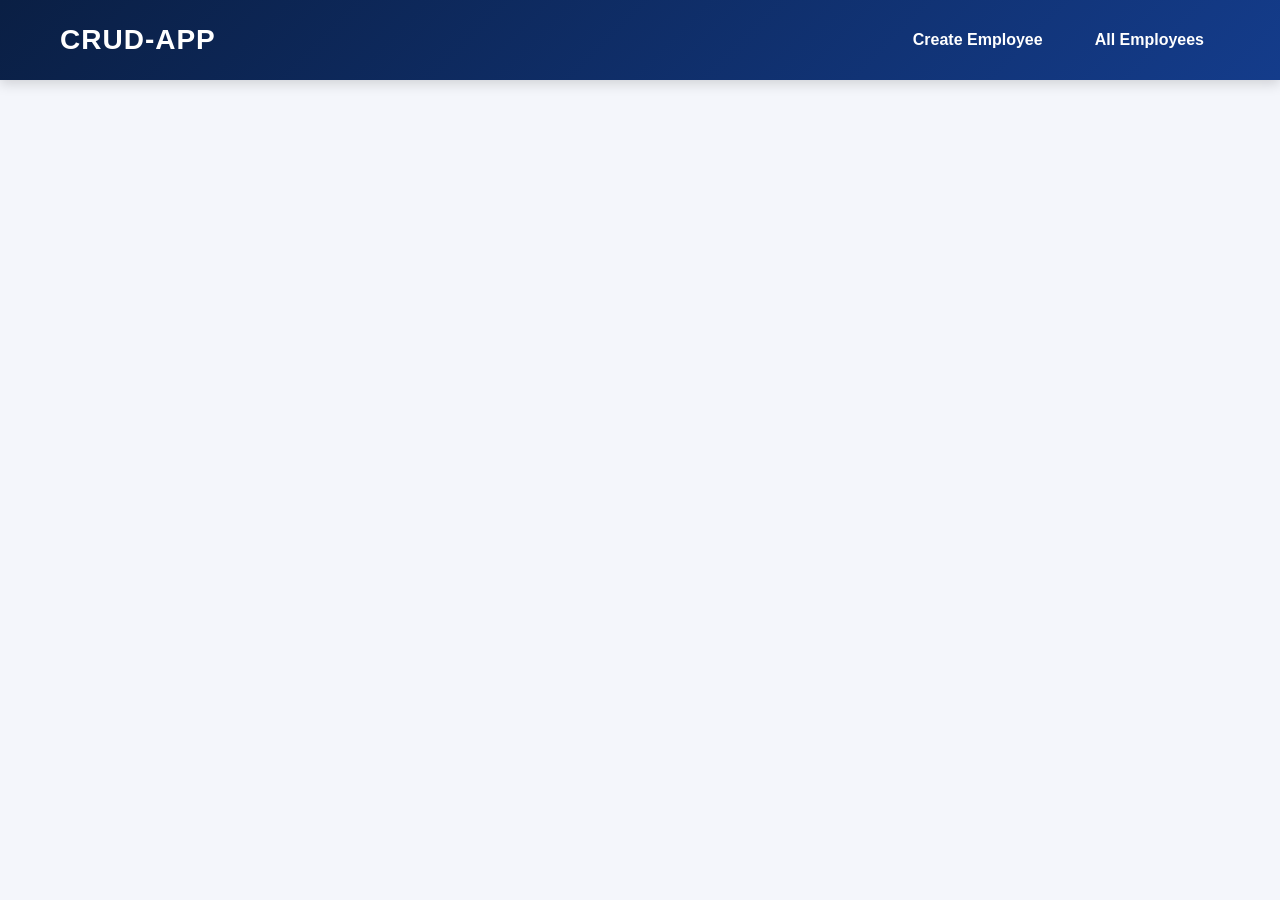
<file: pages/AllEmployees.html>
<!doctype html>
<html lang="en">
  <head>
    <meta charset="UTF-8" />
    <meta name="viewport" content="width=device-width, initial-scale=1.0" />
    <title>Document</title>
    <link rel="stylesheet" href="/styles/AllEmployees.css" />
  </head>
  <body>
    <!-- NAVBAR -->
    <nav class="navbar-container">
      <figure class="logo">
        <a href="/index.html">CRUD-APP</a>
      </figure>

      <div class="nav-links">
        <a href="/pages/CreateEmployee.html">Create Employee</a>
        <a href="/pages/AllEmployees.html">All Employees</a>
      </div>
    </nav>
    
    <section id="employees-container"></section>



    <script src="/scripts/AllEmployees.js" type="module"></script>

  </body>
</html>
</file>
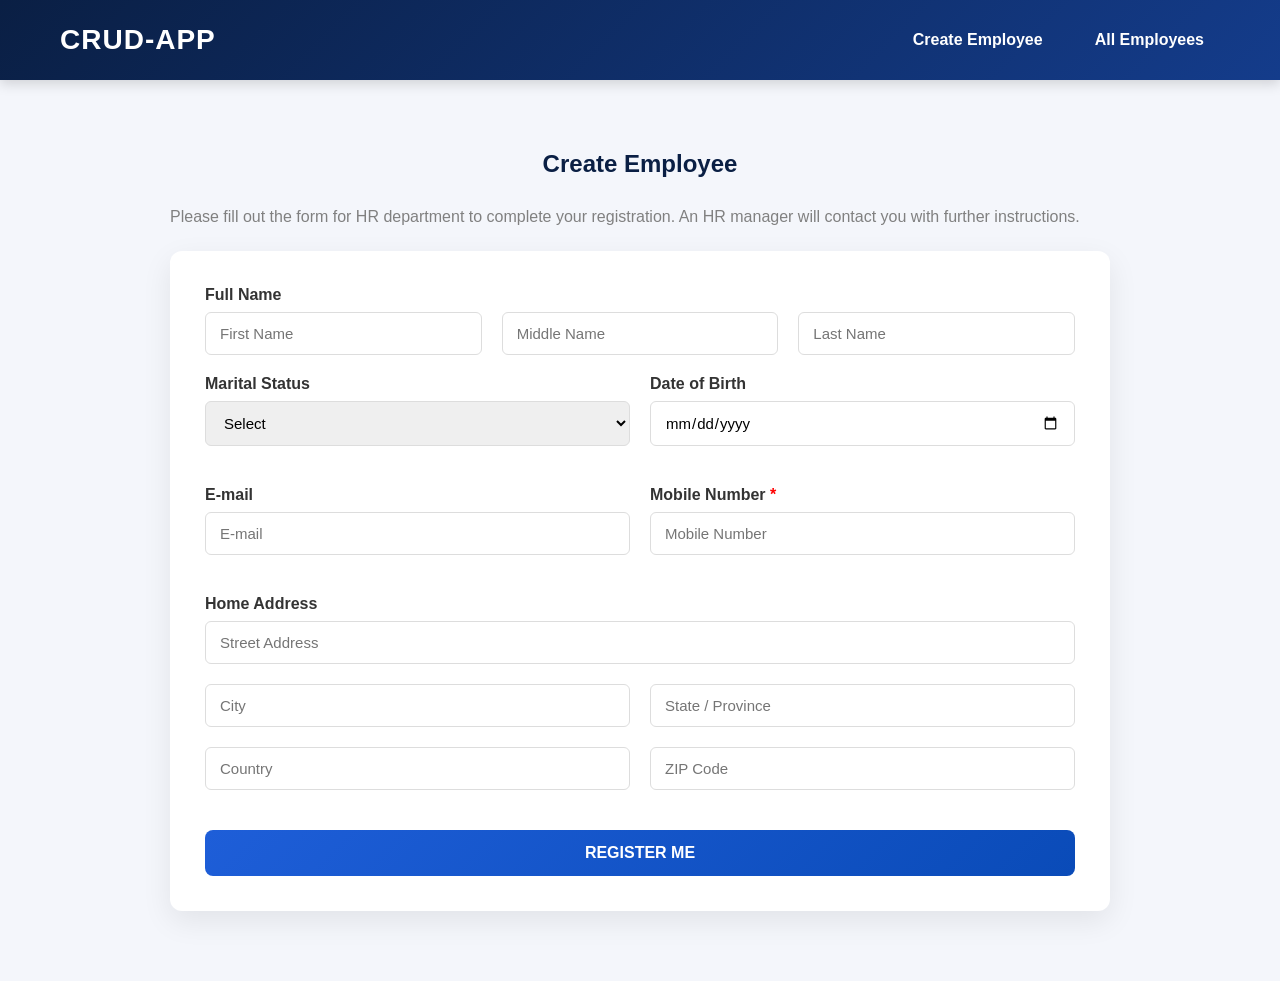
<file: pages/CreateEmployee.html>
<!doctype html>
<html lang="en">
  <head>
    <meta charset="UTF-8" />
    <meta name="viewport" content="width=device-width, initial-scale=1.0" />
    <title>Create Employee</title>
    <link rel="stylesheet" href="/styles/CreateEmployee.css" />
  </head>
  <body>
    <!-- NAVBAR -->
    <nav class="navbar-container">
      <figure class="logo">
        <a href="/index.html">CRUD-APP</a>
      </figure>
      <div class="nav-links">
        <a href="/pages/CreateEmployee.html">Create Employee</a>
        <a href="/pages/AllEmployees.html">All Employees</a>
      </div>
    </nav>

    <!-- FORM CONTAINER -->
    <section class="form-wrapper">
      <h1>Create Employee</h1>
      <p class="subtitle">
        <p class="subtitle">
            Please fill out the form for HR department to complete your registration. An HR manager will contact you with further instructions.
        </p>
    </p>

      <form class="employee-form" id="employee-form">
        <!-- FULL NAME -->
        <div class="form-group">
          <label>Full Name</label>
          <div class="grid-3">
            <input
              type="text"
              placeholder="First Name"
              id="firstname"
              required
            />
            <input type="text" placeholder="Middle Name" id="middlename" />
            <input type="text" placeholder="Last Name" id="lastname" required />
          </div>
        </div>

        <!-- MARITAL STATUS & DOB -->
        <div class="grid-2">
          <div class="form-group">
            <label>Marital Status</label>
            <select id="maritalstatus" required>
              <option value="" selected disabled>Select</option>
              <option value="single">Single</option>
              <option value="married">Married</option>
            </select>
          </div>

          <div class="form-group">
            <label>Date of Birth</label>
            <input type="date" id="dob" required />
          </div>
        </div>

        <!-- EMAIL & MOBILE -->
        <div class="grid-2">
          <div class="form-group">
            <label>E-mail</label>
            <input type="email" placeholder="E-mail" id="email" required />
          </div>

          <div class="form-group">
            <label>Mobile Number <span>*</span></label>
            <input
              type="tel"
              placeholder="Mobile Number"
              id="phoneno"
              required
            />
          </div>
        </div>

        <!-- ADDRESS -->
        <div class="form-group">
          <label>Home Address</label>
          <input
            type="text"
            placeholder="Street Address"
            id="address"
            required
          />
        </div>

        <div class="grid-2">
          <input type="text" placeholder="City" id="city" required />
          <input
            type="text"
            placeholder="State / Province"
            id="state"
            required
          />
        </div>

        <div class="grid-2">
          <input type="text" placeholder="Country" id="country" required />
          <input type="text" placeholder="ZIP Code" id="zipcode" required />
        </div>

        <!-- BUTTON -->
        <button type="submit" class="submit-btn">REGISTER ME</button>
      </form>
    </section>

    <script src="/scripts/CreateEmployee.js"></script>
  </body>
</html>
</file>
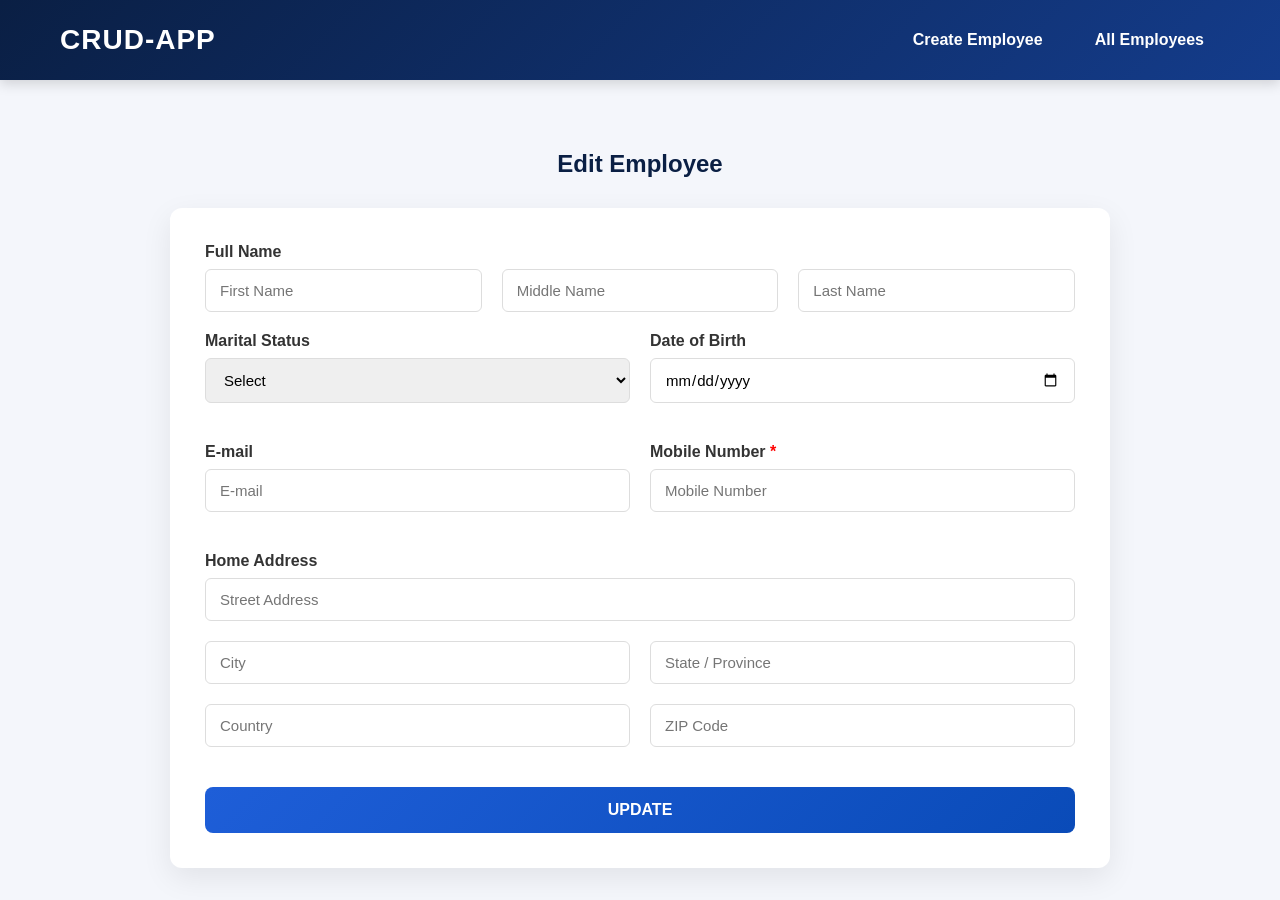
<file: pages/EditEmployee.html>
<!doctype html>
<html lang="en">
  <head>
    <meta charset="UTF-8" />
    <meta name="viewport" content="width=device-width, initial-scale=1.0" />
    <title>Document</title>
    <link rel="stylesheet" href="/styles/EditEmployee.css" />
  </head>
  <body>
    <!-- NAVBAR -->
    <nav class="navbar-container">
      <figure class="logo">
        <a href="/index.html">CRUD-APP</a>
      </figure>
      <div class="nav-links">
        <a href="/pages/CreateEmployee.html">Create Employee</a>
        <a href="/pages/AllEmployees.html">All Employees</a>
      </div>
    </nav>

    <!-- FORM CONTAINER -->
    <section class="form-wrapper">
      <h1>Edit Employee</h1>

      <form class="employee-form" id="employee-form">
        <!-- FULL NAME -->
        <div class="form-group">
          <label>Full Name</label>
          <div class="grid-3">
            <input
              type="text"
              placeholder="First Name"
              id="firstname"
              required
            />
            <input type="text" placeholder="Middle Name" id="middlename" />
            <input type="text" placeholder="Last Name" id="lastname" required />
          </div>
        </div>

        <!-- MARITAL STATUS & DOB -->
        <div class="grid-2">
          <div class="form-group">
            <label>Marital Status</label>
            <select id="maritalstatus" required>
              <option value="" selected disabled>Select</option>
              <option value="single">Single</option>
              <option value="married">Married</option>
            </select>
          </div>

          <div class="form-group">
            <label>Date of Birth</label>
            <input type="date" id="dob" required />
          </div>
        </div>

        <!-- EMAIL & MOBILE -->
        <div class="grid-2">
          <div class="form-group">
            <label>E-mail</label>
            <input type="email" placeholder="E-mail" id="email" required />
          </div>

          <div class="form-group">
            <label>Mobile Number <span>*</span></label>
            <input
              type="tel"
              placeholder="Mobile Number"
              id="phoneno"
              required
            />
          </div>
        </div>

        <!-- ADDRESS -->
        <div class="form-group">
          <label>Home Address</label>
          <input
            type="text"
            placeholder="Street Address"
            id="address"
            required
          />
        </div>

        <div class="grid-2">
          <input type="text" placeholder="City" id="city" required />
          <input
            type="text"
            placeholder="State / Province"
            id="state"
            required
          />
        </div>

        <div class="grid-2">
          <input type="text" placeholder="Country" id="country" required />
          <input type="text" placeholder="ZIP Code" id="zipcode" required />
        </div>

        <!-- BUTTON -->
        <button type="submit" class="submit-btn">UPDATE</button>
      </form>
    </section>

    <script src="/scripts/EditEmployee.js"></script>
  </body>
</html>
</file>
<file: styles/AllEmployees.css>
/* ================== RESET & GLOBAL ================== */
* {
  margin: 0;
  padding: 0;
  box-sizing: border-box;
  font-family: "Segoe UI", Tahoma, Geneva, Verdana, sans-serif;
}

body {
  min-height: 100vh;
  background: #f4f6fb;
  color: #333;
}

a {
  text-decoration: none;
  color: inherit;
}

/* ================== NAVBAR ================== */
.navbar-container {
  height: 80px;
  width: 100%;
  background: linear-gradient(135deg, #0a1f44, #143c8b);
  color: #fff;
  display: flex;
  align-items: center;
  justify-content: space-between;
  padding: 0 60px;
  box-shadow: 0 4px 12px rgba(0, 0, 0, 0.15);
}

.logo {
  font-size: 28px;
  font-weight: 800;
  letter-spacing: 1px;
}

.nav-links {
  display: flex;
  gap: 20px;
}

.nav-links a {
  padding: 8px 16px;
  border-radius: 6px;
  font-weight: 600;
  transition: all 0.3s ease;
}

.nav-links a:hover {
  background: #ffffff;
  color: #0a1f44;
}

/* ================== EMPLOYEES GRID ================== */
#employees-container {
  max-width: 1200px;
  margin: 30px auto;
  padding: 0 20px 40px;
  display: grid;
  grid-template-columns: repeat(auto-fill, minmax(320px, 1fr));
  gap: 25px;
}

/* ================== EMPLOYEE CARD ================== */
.emp-card {
  background: #ffffff;
  border-radius: 14px;
  padding: 20px;
  box-shadow: 0 8px 20px rgba(0, 0, 0, 0.08);
  transition:
    transform 0.3s ease,
    box-shadow 0.3s ease;
}

.emp-card:hover {
  transform: translateY(-6px);
  box-shadow: 0 12px 30px rgba(0, 0, 0, 0.15);
}

/* ================== CARD HEADER ================== */
.emp-header {
  display: flex;
  justify-content: space-between;
  align-items: center;
  border-bottom: 1px solid #e0e0e0;
  padding-bottom: 10px;
  margin-bottom: 15px;
}

.emp-name {
  font-size: 20px;
  font-weight: 700;
  color: #0a1f44;
}

.emp-id {
  font-size: 12px;
  font-weight: 600;
  background: #eaf0ff;
  color: #143c8b;
  padding: 4px 8px;
  border-radius: 6px;
}

/* ================== CARD SECTIONS ================== */
.emp-info,
.emp-contact,
.emp-address {
  margin-bottom: 12px;
}

.emp-card p {
  font-size: 14px;
  line-height: 1.5;
}

.emp-card strong {
  color: #143c8b;
}

/* ================== ACTION BUTTONS ================== */
.emp-actions {
  display: flex;
  justify-content: space-between;
  gap: 12px;
  margin-top: 15px;
}

.btn {
  flex: 1;
  padding: 10px;
  border-radius: 8px;
  border: none;
  font-weight: 700;
  cursor: pointer;
  transition: all 0.3s ease;
}

/* Edit Button */
.edit-btn {
  background: #0a1f44;
  color: #fff;
}

.edit-btn:hover {
  background: #143c8b;
}

/* Delete Button */
.delete-btn {
  background: #dc3545;
  color: #fff;
}

.delete-btn:hover {
  background: #b02a37;
}

/* ================== RESPONSIVE ================== */
@media (max-width: 768px) {
  .navbar-container {
    padding: 0 20px;
  }

  h1 {
    font-size: 26px;
  }
}

@media (max-width: 480px) {
  .emp-actions {
    flex-direction: column;
  }
}
</file>
<file: styles/CreateEmployee.css>
/* ================== RESET & GLOBAL ================== */
* {
  margin: 0;
  padding: 0;
  box-sizing: border-box;
  font-family: "Segoe UI", Tahoma, Geneva, Verdana, sans-serif;
}

body {
  min-height: 100vh;
  background: #f4f6fb;
  color: #333;
}

a {
  text-decoration: none;
  color: inherit;
}

/* ================== NAVBAR ================== */
.navbar-container {
  height: 80px;
  width: 100%;
  background: linear-gradient(135deg, #0a1f44, #143c8b);
  color: #fff;
  display: flex;
  align-items: center;
  justify-content: space-between;
  padding: 0 60px;
  box-shadow: 0 4px 12px rgba(0, 0, 0, 0.15);
}

.logo {
  font-size: 28px;
  font-weight: 800;
  letter-spacing: 1px;
}

.nav-links {
  display: flex;
  gap: 20px;
}

.nav-links a {
  padding: 8px 16px;
  border-radius: 6px;
  font-weight: 600;
  transition: all 0.3s ease;
}

.nav-links a:hover {
  background: #ffffff;
  color: #0a1f44;
}

/* ================== FORM WRAPPER ================== */
.form-wrapper {
  max-width: 1000px;
  margin: 40px auto;
  padding: 30px;
}

.form-wrapper h1 {
  text-align: center;
  margin-bottom: 30px;
  color: #0a1f44;
}
.subtitle {
  color: gray;
  margin-bottom: 25px;
}

/* ================== FORM CARD ================== */
.employee-form {
  background: #fff;
  padding: 35px;
  border-radius: 12px;
  box-shadow: 0 10px 30px rgba(0, 0, 0, 0.08);
}

/* ================== FORM ELEMENTS ================== */
.form-group {
  margin-bottom: 20px;
}

label {
  display: block;
  font-weight: 600;
  margin-bottom: 8px;
}

label span {
  color: red;
}

input,
select {
  width: 100%;
  padding: 12px 14px;
  border-radius: 6px;
  border: 1px solid #ddd;
  font-size: 15px;
  transition: 0.3s;
}

input:focus,
select:focus {
  outline: none;
  border-color: #1e5ed8;
  box-shadow: 0 0 0 3px rgba(30, 94, 216, 0.15);
}

/* ================== GRIDS ================== */
.grid-2 {
  display: grid;
  grid-template-columns: repeat(2, 1fr);
  gap: 20px;
  margin-bottom: 20px;
}

.grid-3 {
  display: grid;
  grid-template-columns: repeat(3, 1fr);
  gap: 20px;
}

/* ================== BUTTON ================== */
.submit-btn {
  width: 100%;
  padding: 14px;
  background: linear-gradient(135deg, #1e5ed8, #0a4bb8);
  color: #fff;
  font-size: 16px;
  font-weight: 700;
  border: none;
  border-radius: 8px;
  cursor: pointer;
  transition: 0.3s;
  margin-top: 20px;
}

.submit-btn:hover {
  background: linear-gradient(135deg, #0a4bb8, #1e5ed8);
  transform: translateY(-2px);
}

/* ================== RESPONSIVE ================== */
@media (max-width: 768px) {
  .grid-2,
  .grid-3 {
    grid-template-columns: 1fr;
  }

  .navbar-container {
    padding: 0 25px;
  }
}
</file>
<file: styles/EditEmployee.css>
/* ================== RESET & GLOBAL ================== */
* {
  margin: 0;
  padding: 0;
  box-sizing: border-box;
  font-family: "Segoe UI", Tahoma, Geneva, Verdana, sans-serif;
}

body {
  min-height: 100vh;
  background: #f4f6fb;
  color: #333;
}

a {
  text-decoration: none;
  color: inherit;
}

/* ================== NAVBAR ================== */
.navbar-container {
  height: 80px;
  width: 100%;
  background: linear-gradient(135deg, #0a1f44, #143c8b);
  color: #fff;
  display: flex;
  align-items: center;
  justify-content: space-between;
  padding: 0 60px;
  box-shadow: 0 4px 12px rgba(0, 0, 0, 0.15);
}

.logo {
  font-size: 28px;
  font-weight: 800;
  letter-spacing: 1px;
}

.nav-links {
  display: flex;
  gap: 20px;
}

.nav-links a {
  padding: 8px 16px;
  border-radius: 6px;
  font-weight: 600;
  transition: all 0.3s ease;
}

.nav-links a:hover {
  background: #ffffff;
  color: #0a1f44;
}

/* ================== FORM WRAPPER ================== */
.form-wrapper {
  max-width: 1000px;
  margin: 40px auto;
  padding: 30px;
}

.form-wrapper h1 {
  text-align: center;
  margin-bottom: 30px;
  color: #0a1f44;
}

/* ================== FORM CARD ================== */
.employee-form {
  background: #fff;
  padding: 35px;
  border-radius: 12px;
  box-shadow: 0 10px 30px rgba(0, 0, 0, 0.08);
}

/* ================== FORM ELEMENTS ================== */
.form-group {
  margin-bottom: 20px;
}

label {
  display: block;
  font-weight: 600;
  margin-bottom: 8px;
}

label span {
  color: red;
}

input,
select {
  width: 100%;
  padding: 12px 14px;
  border-radius: 6px;
  border: 1px solid #ddd;
  font-size: 15px;
  transition: 0.3s;
}

input:focus,
select:focus {
  outline: none;
  border-color: #1e5ed8;
  box-shadow: 0 0 0 3px rgba(30, 94, 216, 0.15);
}

/* ================== GRIDS ================== */
.grid-2 {
  display: grid;
  grid-template-columns: repeat(2, 1fr);
  gap: 20px;
  margin-bottom: 20px;
}

.grid-3 {
  display: grid;
  grid-template-columns: repeat(3, 1fr);
  gap: 20px;
}

/* ================== BUTTON ================== */
.submit-btn {
  width: 100%;
  padding: 14px;
  background: linear-gradient(135deg, #1e5ed8, #0a4bb8);
  color: #fff;
  font-size: 16px;
  font-weight: 700;
  border: none;
  border-radius: 8px;
  cursor: pointer;
  transition: 0.3s;
  margin-top: 20px;
}

.submit-btn:hover {
  background: linear-gradient(135deg, #0a4bb8, #1e5ed8);
  transform: translateY(-2px);
}

/* ================== RESPONSIVE ================== */
@media (max-width: 768px) {
  .grid-2,
  .grid-3 {
    grid-template-columns: 1fr;
  }

  .navbar-container {
    padding: 0 25px;
  }
}
</file>
